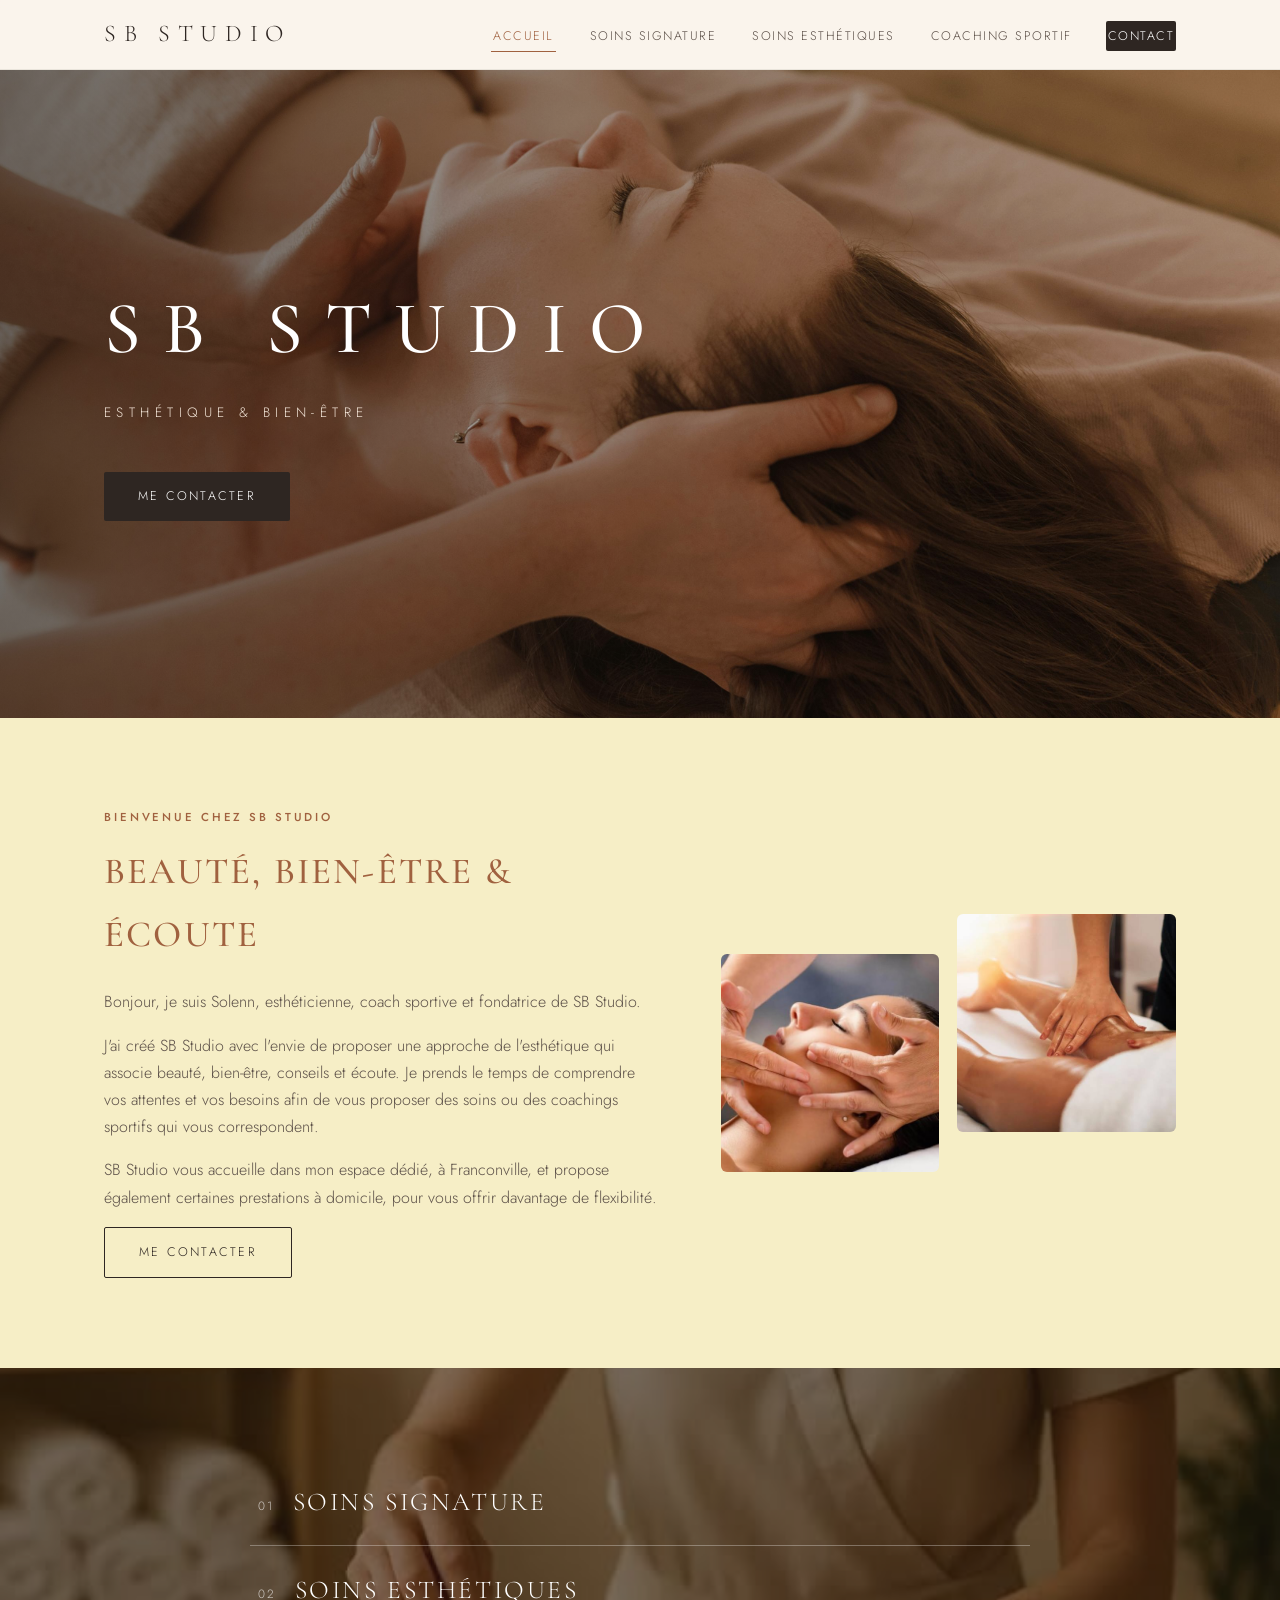
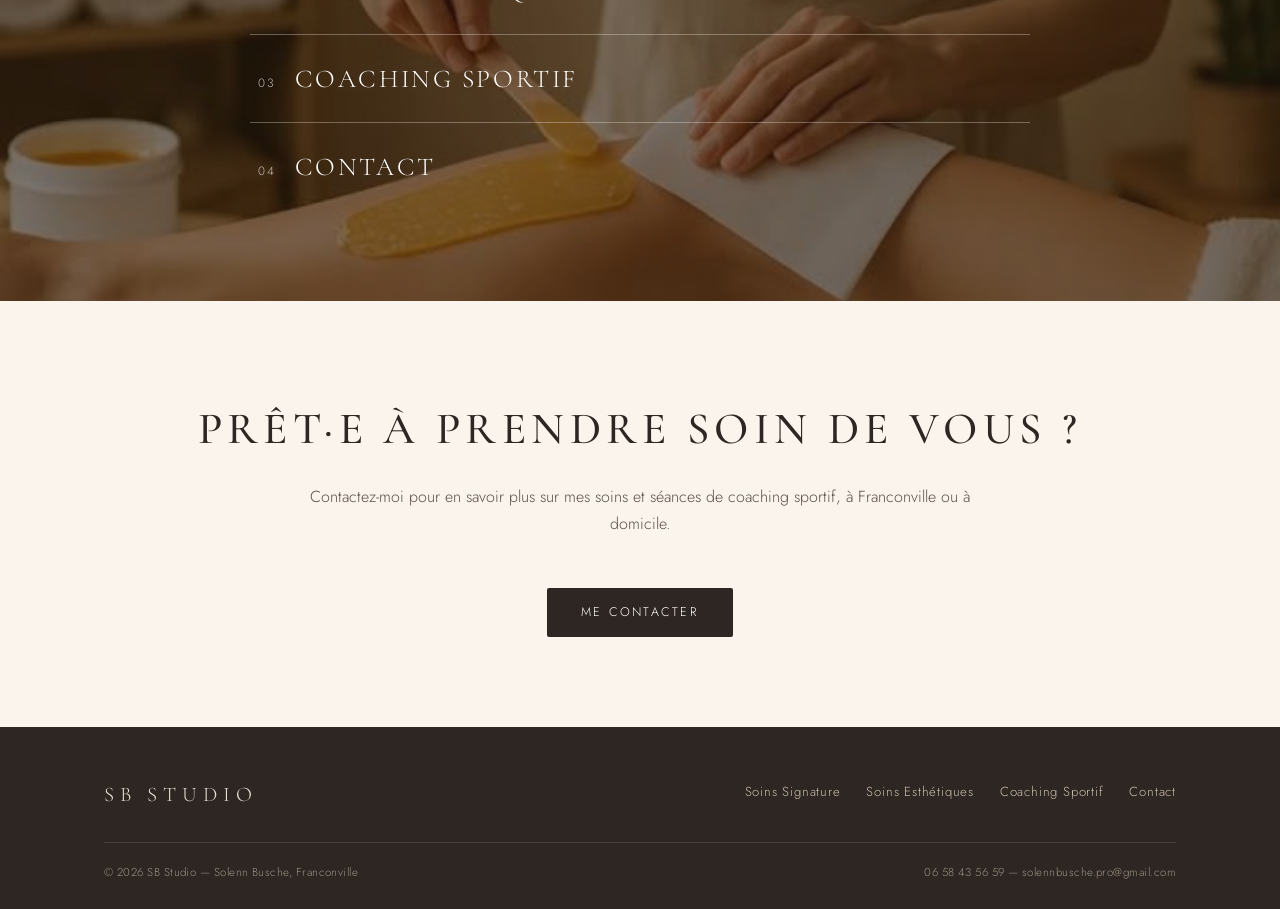
<file: index.html>
<!DOCTYPE html>
<html lang="fr">
<head>
<meta charset="UTF-8">
<meta name="viewport" content="width=device-width, initial-scale=1.0">
<title>SB Studio — Esthétique & Bien-être à Franconville</title>
<meta name="description" content="SB Studio, l'espace esthétique et bien-être de Solenn à Franconville : soins signature, épilations, soins des mains et pieds, coaching sportif.">
<link rel="stylesheet" href="css/style.css">
</head>
<body>

<header class="site-header">
  <nav class="nav">
    <a href="index.html" class="logo">SB Studio</a>
    <ul class="nav-links">
      <li><a href="index.html" class="active">Accueil</a></li>
      <li><a href="soins-signature.html">Soins Signature</a></li>
      <li><a href="soins-esthetiques.html">Soins Esthétiques</a></li>
      <li><a href="coaching-sportif.html">Coaching Sportif</a></li>
      <li><a href="contact.html" class="nav-cta">Contact</a></li>
    </ul>
    <button class="nav-toggle" aria-label="Menu">☰</button>
  </nav>
</header>

<section class="hero" style="background-image:url('img/hero-kobido.jpg');">
  <div class="hero-content">
    <h1>SB Studio</h1>
    <p class="eyebrow-light">Esthétique &amp; Bien-être</p>
    <a href="contact.html" class="btn">Me contacter</a>
  </div>
</section>

<section class="section bg-yellow">
  <div class="container welcome">
    <div class="welcome-text">
      <span class="eyebrow">Bienvenue chez SB Studio</span>
      <h2>Beauté, bien-être &amp; écoute</h2>
      <p>Bonjour, je suis Solenn, esthéticienne, coach sportive et fondatrice de SB Studio.</p>
      <p>J'ai créé SB Studio avec l'envie de proposer une approche de l'esthétique qui associe beauté, bien-être, conseils et écoute. Je prends le temps de comprendre vos attentes et vos besoins afin de vous proposer des soins ou des coachings sportifs qui vous correspondent.</p>
      <p>SB Studio vous accueille dans mon espace dédié, à Franconville, et propose également certaines prestations à domicile, pour vous offrir davantage de flexibilité.</p>
      <a href="contact.html" class="btn btn-outline">Me contacter</a>
    </div>
    <div class="welcome-images">
      <img src="img/bienvenue-visage.jpg" alt="Massage du visage - SB Studio">
      <img src="img/bienvenue-jambes.jpg" alt="Soin des jambes - SB Studio">
    </div>
  </div>
</section>

<section class="tiles-banner" style="background-image:url('img/epilation-bandeau.jpg');">
  <div class="tiles">
    <a href="soins-signature.html"><span><span class="num">01</span>Soins Signature</span></a>
    <a href="soins-esthetiques.html"><span><span class="num">02</span>Soins Esthétiques</span></a>
    <a href="coaching-sportif.html"><span><span class="num">03</span>Coaching Sportif</span></a>
    <a href="contact.html"><span><span class="num">04</span>Contact</span></a>
  </div>
</section>

<section class="section bg-cream text-center">
  <div class="container">
    <h2 class="section-title">Prêt·e à prendre soin de vous ?</h2>
    <p class="lead">Contactez-moi pour en savoir plus sur mes soins et séances de coaching sportif, à Franconville ou à domicile.</p>
    <a href="contact.html" class="btn">Me contacter</a>
  </div>
</section>

<footer class="site-footer">
  <div class="container">
    <div class="footer-inner">
      <div class="footer-logo">SB Studio</div>
      <ul class="footer-links">
        <li><a href="soins-signature.html">Soins Signature</a></li>
        <li><a href="soins-esthetiques.html">Soins Esthétiques</a></li>
        <li><a href="coaching-sportif.html">Coaching Sportif</a></li>
        <li><a href="contact.html">Contact</a></li>
      </ul>
    </div>
    <div class="footer-bottom">
      <span>&copy; 2026 SB Studio — Solenn Busche, Franconville</span>
      <span>06 58 43 56 59 — solennbusche.pro@gmail.com</span>
    </div>
  </div>
</footer>

<script src="js/main.js"></script>
</body>
</html>
</file>
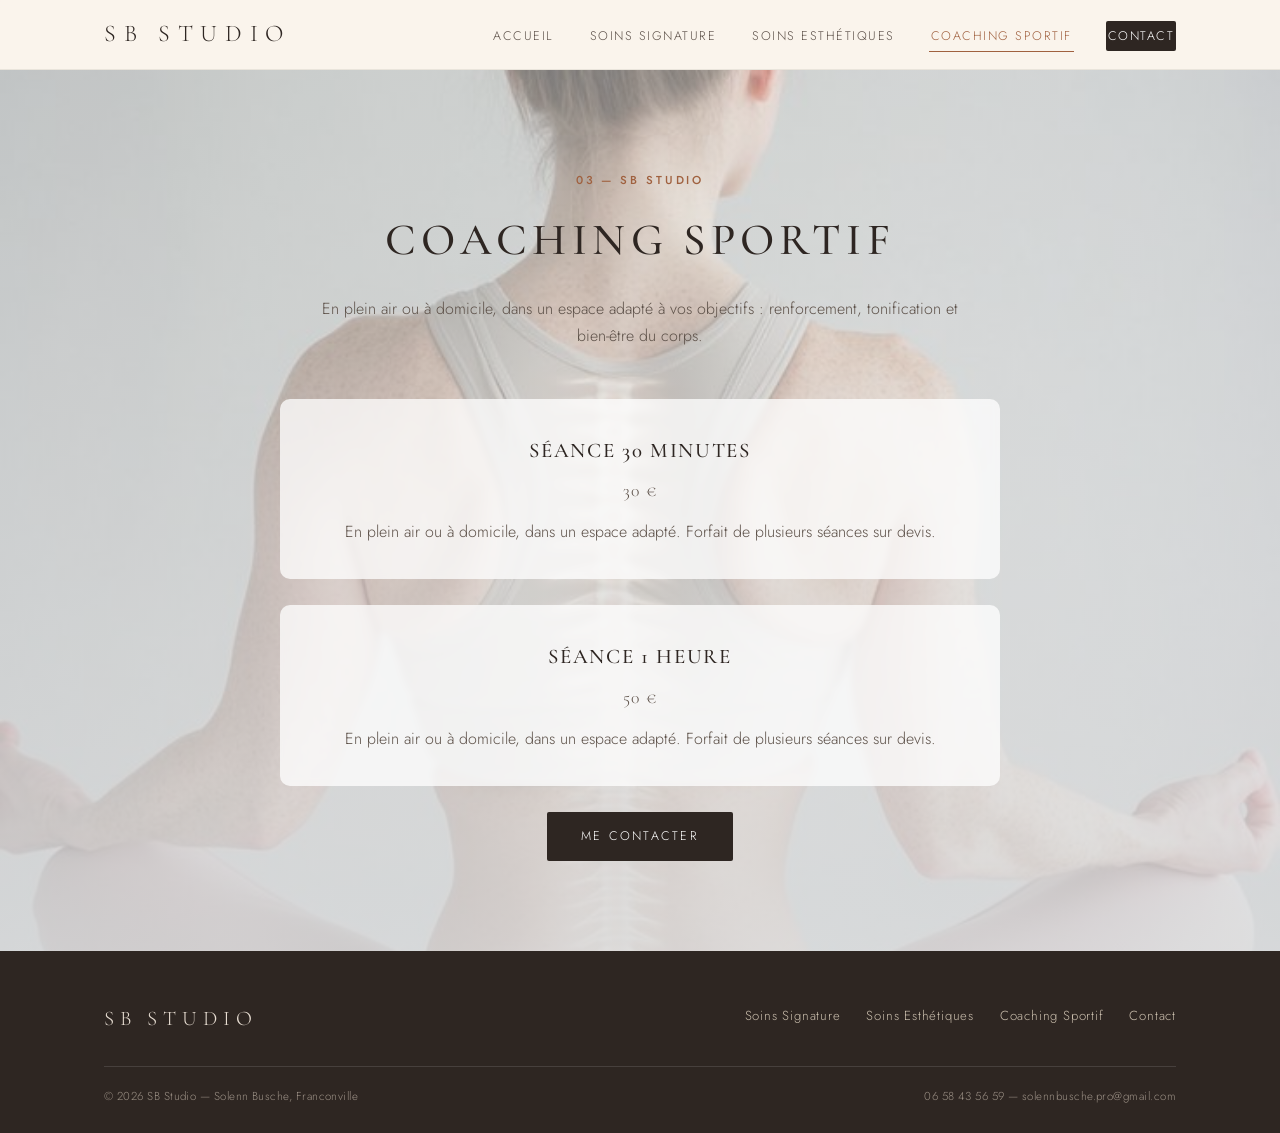
<file: coaching-sportif.html>
<!DOCTYPE html>
<html lang="fr">
<head>
<meta charset="UTF-8">
<meta name="viewport" content="width=device-width, initial-scale=1.0">
<title>Coaching Sportif — SB Studio</title>
<meta name="description" content="Séances de coaching sportif individuel avec Solenn, en plein air ou à domicile, à Franconville.">
<link rel="stylesheet" href="css/style.css">
</head>
<body>

<header class="site-header">
  <nav class="nav">
    <a href="index.html" class="logo">SB Studio</a>
    <ul class="nav-links">
      <li><a href="index.html">Accueil</a></li>
      <li><a href="soins-signature.html">Soins Signature</a></li>
      <li><a href="soins-esthetiques.html">Soins Esthétiques</a></li>
      <li><a href="coaching-sportif.html" class="active">Coaching Sportif</a></li>
      <li><a href="contact.html" class="nav-cta">Contact</a></li>
    </ul>
    <button class="nav-toggle" aria-label="Menu">☰</button>
  </nav>
</header>

<section class="coaching-banner" style="background-image:url('img/coaching-sportif.jpg');">
  <div class="section coaching-inner">
    <p class="eyebrow">03 — SB Studio</p>
    <h1 class="section-title">Coaching Sportif</h1>
    <p class="lead">En plein air ou à domicile, dans un espace adapté à vos objectifs : renforcement, tonification et bien-être du corps.</p>

    <div class="coaching-card">
      <h3>Séance 30 minutes</h3>
      <p class="soin-price">30 €</p>
      <p>En plein air ou à domicile, dans un espace adapté. Forfait de plusieurs séances sur devis.</p>
    </div>

    <div class="coaching-card">
      <h3>Séance 1 heure</h3>
      <p class="soin-price">50 €</p>
      <p>En plein air ou à domicile, dans un espace adapté. Forfait de plusieurs séances sur devis.</p>
    </div>

    <a href="contact.html" class="btn">Me contacter</a>
  </div>
</section>

<footer class="site-footer">
  <div class="container">
    <div class="footer-inner">
      <div class="footer-logo">SB Studio</div>
      <ul class="footer-links">
        <li><a href="soins-signature.html">Soins Signature</a></li>
        <li><a href="soins-esthetiques.html">Soins Esthétiques</a></li>
        <li><a href="coaching-sportif.html">Coaching Sportif</a></li>
        <li><a href="contact.html">Contact</a></li>
      </ul>
    </div>
    <div class="footer-bottom">
      <span>&copy; 2026 SB Studio — Solenn Busche, Franconville</span>
      <span>06 58 43 56 59 — solennbusche.pro@gmail.com</span>
    </div>
  </div>
</footer>

<script src="js/main.js"></script>
</body>
</html>
</file>
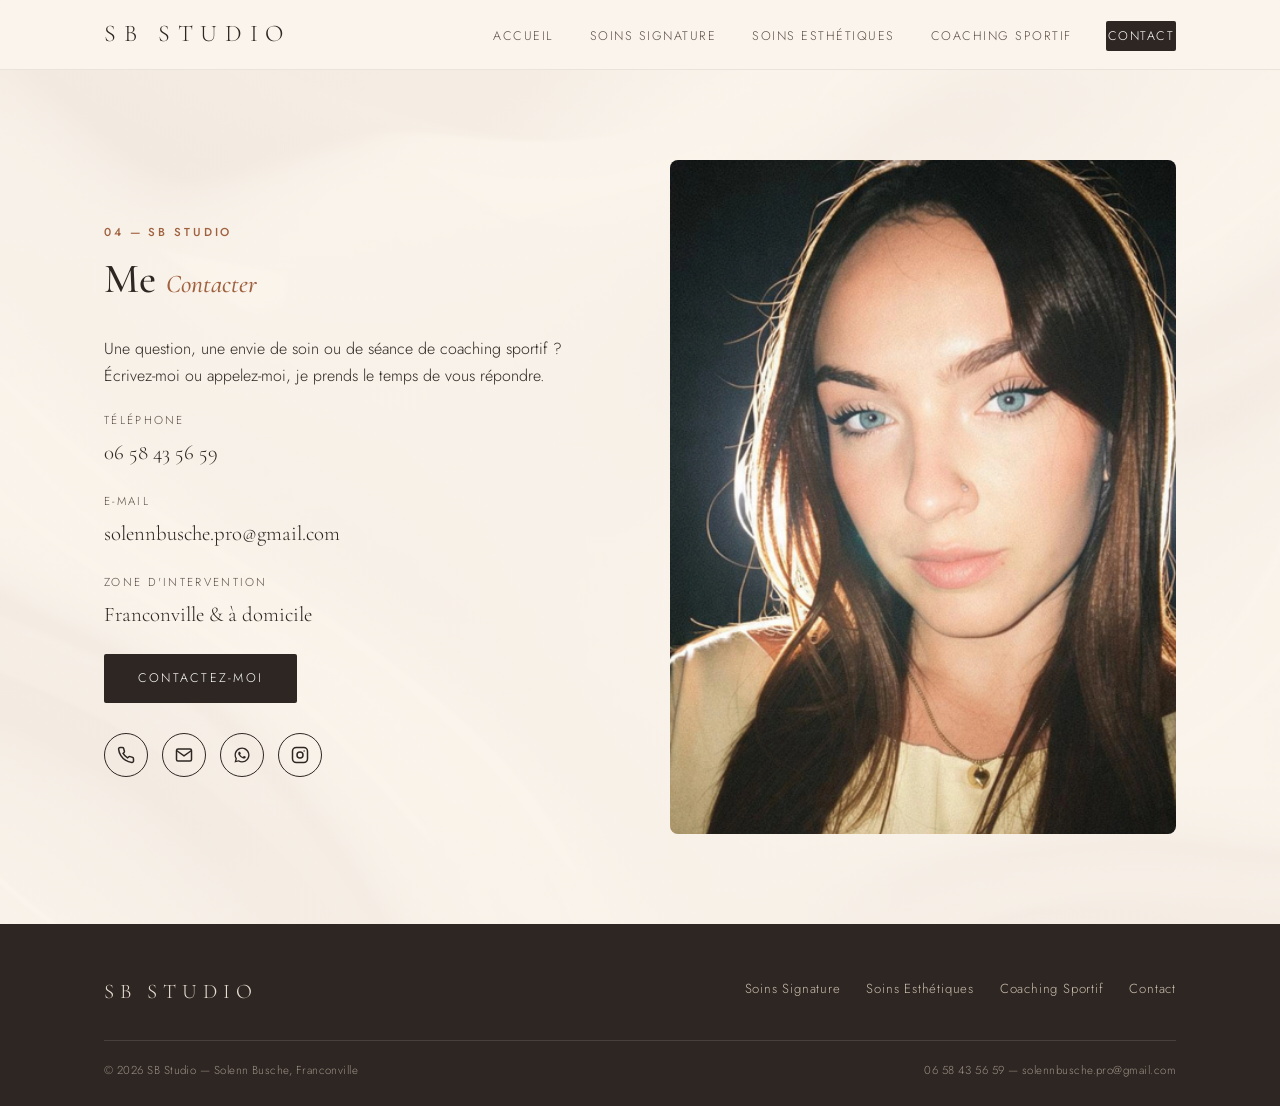
<file: contact.html>
<!DOCTYPE html>
<html lang="fr">
<head>
<meta charset="UTF-8">
<meta name="viewport" content="width=device-width, initial-scale=1.0">
<title>Contact — SB Studio</title>
<meta name="description" content="Contactez Solenn, SB Studio, par téléphone ou e-mail, à Franconville.">
<link rel="stylesheet" href="css/style.css">
</head>
<body>

<header class="site-header">
  <nav class="nav">
    <a href="index.html" class="logo">SB Studio</a>
    <ul class="nav-links">
      <li><a href="index.html">Accueil</a></li>
      <li><a href="soins-signature.html">Soins Signature</a></li>
      <li><a href="soins-esthetiques.html">Soins Esthétiques</a></li>
      <li><a href="coaching-sportif.html">Coaching Sportif</a></li>
      <li><a href="contact.html" class="nav-cta active">Contact</a></li>
    </ul>
    <button class="nav-toggle" aria-label="Menu">☰</button>
  </nav>
</header>

<section class="section bg-cream" style="background-image:linear-gradient(0deg, rgba(250,244,236,.94), rgba(250,244,236,.94)), url('img/texture-creme.jpg'); background-size:cover; background-position:center;">
  <div class="container contact-wrap">

    <div class="contact-info">
      <span class="eyebrow">04 — SB Studio</span>
      <h2>Me <span class="serif-script">Contacter</span></h2>
      <p>Une question, une envie de soin ou de séance de coaching sportif ? Écrivez-moi ou appelez-moi, je prends le temps de vous répondre.</p>

      <div class="contact-line">
        <span class="label">Téléphone</span>
        <a href="tel:+33658435659">06 58 43 56 59</a>
      </div>

      <div class="contact-line">
        <span class="label">E-mail</span>
        <a href="mailto:solennbusche.pro@gmail.com">solennbusche.pro@gmail.com</a>
      </div>

      <div class="contact-line">
        <span class="label">Zone d'intervention</span>
        <span class="value">Franconville &amp; à domicile</span>
      </div>

      <a href="tel:+33658435659" class="btn">Contactez-moi</a>

      <div class="social-row">
        <a href="tel:+33658435659" aria-label="Téléphone" title="Téléphone">
          <svg width="18" height="18" viewBox="0 0 24 24" fill="none" stroke="currentColor" stroke-width="2"><path d="M22 16.92v3a2 2 0 0 1-2.18 2 19.79 19.79 0 0 1-8.63-3.07 19.5 19.5 0 0 1-6-6 19.79 19.79 0 0 1-3.07-8.67A2 2 0 0 1 4.11 2h3a2 2 0 0 1 2 1.72c.127.96.361 1.903.7 2.81a2 2 0 0 1-.45 2.11L8.09 9.91a16 16 0 0 0 6 6l1.27-1.27a2 2 0 0 1 2.11-.45c.907.339 1.85.573 2.81.7A2 2 0 0 1 22 16.92z"/></svg>
        </a>
        <a href="mailto:solennbusche.pro@gmail.com" aria-label="E-mail" title="E-mail">
          <svg width="18" height="18" viewBox="0 0 24 24" fill="none" stroke="currentColor" stroke-width="2"><rect x="2" y="4" width="20" height="16" rx="2"/><path d="m22 6-10 7L2 6"/></svg>
        </a>
        <a href="https://wa.me/33658435659" target="_blank" rel="noopener" aria-label="WhatsApp" title="WhatsApp">
          <svg width="18" height="18" viewBox="0 0 24 24" fill="currentColor"><path d="M12.04 2c-5.52 0-10 4.48-10 10 0 1.76.46 3.48 1.34 5L2 22l5.14-1.35A9.96 9.96 0 0 0 12.04 22c5.52 0 10-4.48 10-10s-4.48-10-10-10zm0 18.2a8.2 8.2 0 0 1-4.17-1.14l-.3-.18-3.1.81.83-3.02-.2-.31a8.19 8.19 0 1 1 6.94 3.84zm4.52-6.08c-.25-.12-1.47-.72-1.7-.81-.23-.08-.39-.12-.56.13-.17.25-.64.81-.78.97-.14.17-.29.19-.54.06-.25-.12-1.04-.38-1.98-1.21-.73-.65-1.23-1.46-1.37-1.71-.14-.25-.02-.38.11-.5.11-.11.25-.29.37-.43.12-.14.17-.25.25-.41.08-.17.04-.31-.02-.43-.06-.12-.56-1.35-.77-1.85-.2-.48-.41-.42-.56-.43h-.48c-.17 0-.43.06-.66.31-.23.25-.86.84-.86 2.04 0 1.2.88 2.36 1 2.52.12.17 1.73 2.64 4.19 3.7.59.25 1.04.4 1.4.52.59.19 1.12.16 1.54.1.47-.07 1.47-.6 1.67-1.18.21-.58.21-1.08.15-1.18-.06-.1-.23-.17-.48-.29z"/></svg>
        </a>
        <a href="https://instagram.com" target="_blank" rel="noopener" aria-label="Instagram" title="Instagram">
          <svg width="18" height="18" viewBox="0 0 24 24" fill="none" stroke="currentColor" stroke-width="2"><rect x="2" y="2" width="20" height="20" rx="5"/><circle cx="12" cy="12" r="4"/><circle cx="17.5" cy="6.5" r="1" fill="currentColor" stroke="none"/></svg>
        </a>
      </div>
    </div>

    <div class="contact-photo">
      <img src="img/solenn-portrait.jpg" alt="Solenn, fondatrice de SB Studio">
    </div>

  </div>
</section>

<footer class="site-footer">
  <div class="container">
    <div class="footer-inner">
      <div class="footer-logo">SB Studio</div>
      <ul class="footer-links">
        <li><a href="soins-signature.html">Soins Signature</a></li>
        <li><a href="soins-esthetiques.html">Soins Esthétiques</a></li>
        <li><a href="coaching-sportif.html">Coaching Sportif</a></li>
        <li><a href="contact.html">Contact</a></li>
      </ul>
    </div>
    <div class="footer-bottom">
      <span>&copy; 2026 SB Studio — Solenn Busche, Franconville</span>
      <span>06 58 43 56 59 — solennbusche.pro@gmail.com</span>
    </div>
  </div>
</footer>

<script src="js/main.js"></script>
</body>
</html>
</file>
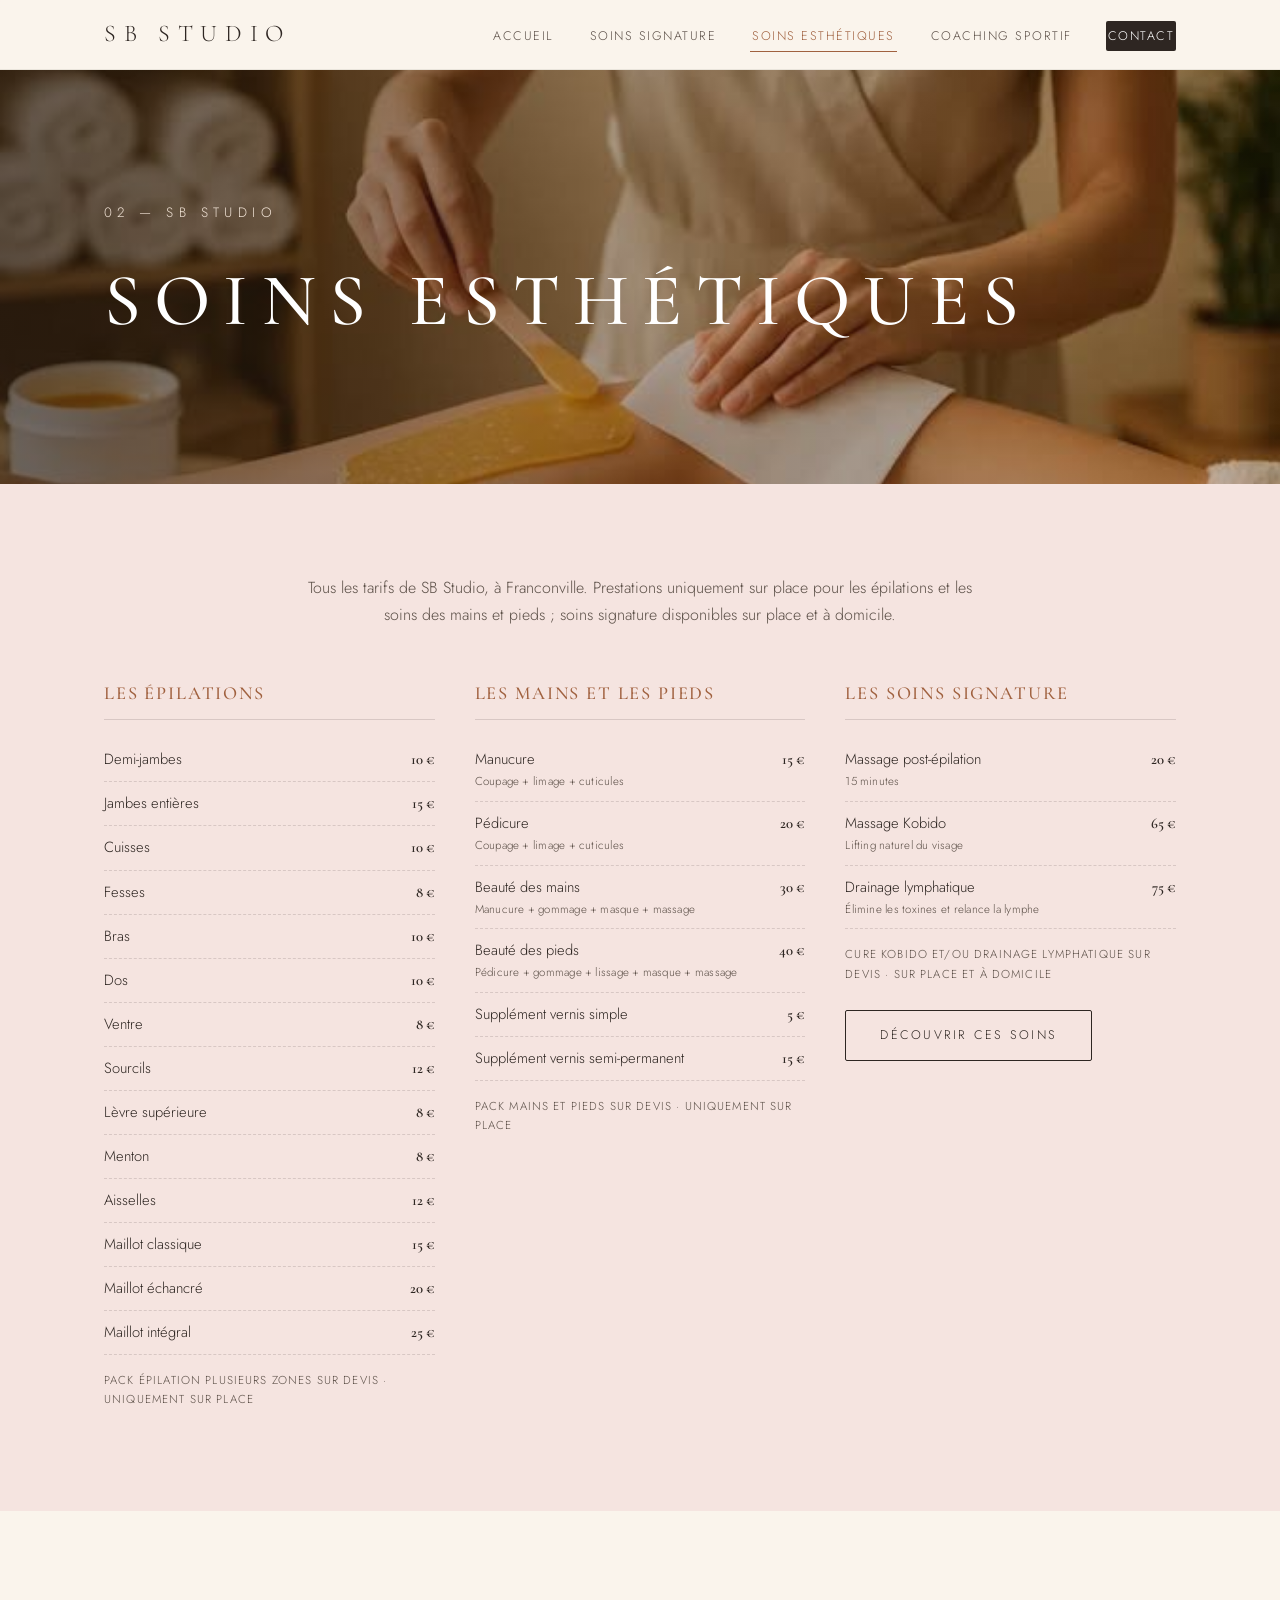
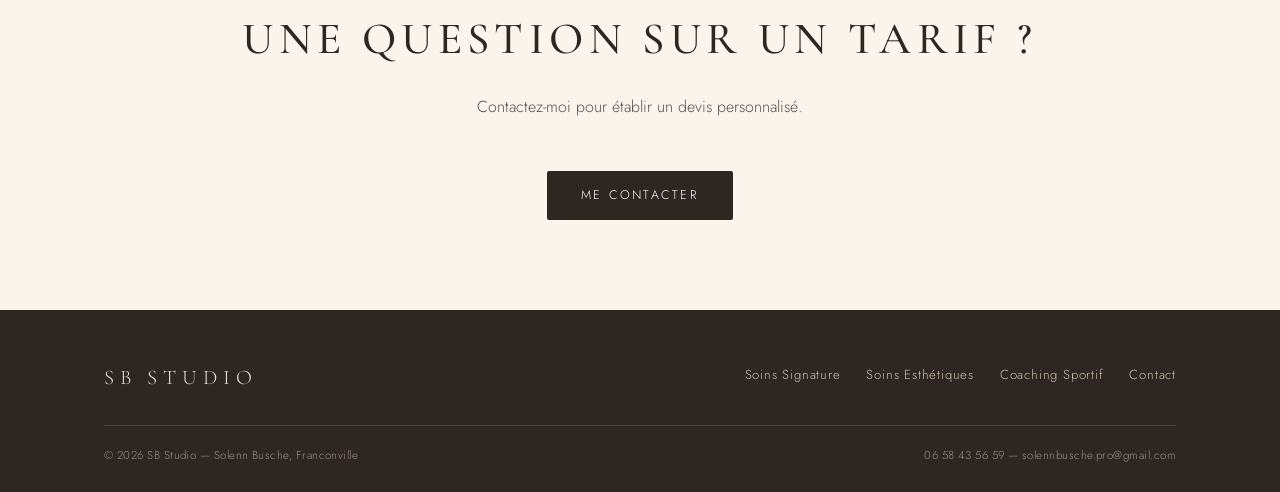
<file: soins-esthetiques.html>
<!DOCTYPE html>
<html lang="fr">
<head>
<meta charset="UTF-8">
<meta name="viewport" content="width=device-width, initial-scale=1.0">
<title>Soins Esthétiques & Tarifs — SB Studio</title>
<meta name="description" content="Tarifs des épilations, soins des mains et des pieds, et soins signature de SB Studio à Franconville.">
<link rel="stylesheet" href="css/style.css">
</head>
<body>

<header class="site-header">
  <nav class="nav">
    <a href="index.html" class="logo">SB Studio</a>
    <ul class="nav-links">
      <li><a href="index.html">Accueil</a></li>
      <li><a href="soins-signature.html">Soins Signature</a></li>
      <li><a href="soins-esthetiques.html" class="active">Soins Esthétiques</a></li>
      <li><a href="coaching-sportif.html">Coaching Sportif</a></li>
      <li><a href="contact.html" class="nav-cta">Contact</a></li>
    </ul>
    <button class="nav-toggle" aria-label="Menu">☰</button>
  </nav>
</header>

<section class="hero page-hero" style="background-image:url('img/epilation-bandeau.jpg');">
  <div class="hero-content">
    <p class="eyebrow-light">02 — SB Studio</p>
    <h1>Soins Esthétiques</h1>
  </div>
</section>

<section class="section bg-pink">
  <div class="container">
    <p class="lead">Tous les tarifs de SB Studio, à Franconville. Prestations uniquement sur place pour les épilations et les soins des mains et pieds ; soins signature disponibles sur place et à domicile.</p>

    <div class="price-grid">

      <div class="price-block">
        <h3>Les épilations</h3>
        <div class="price-row"><span class="label">Demi-jambes</span><span class="amount">10 €</span></div>
        <div class="price-row"><span class="label">Jambes entières</span><span class="amount">15 €</span></div>
        <div class="price-row"><span class="label">Cuisses</span><span class="amount">10 €</span></div>
        <div class="price-row"><span class="label">Fesses</span><span class="amount">8 €</span></div>
        <div class="price-row"><span class="label">Bras</span><span class="amount">10 €</span></div>
        <div class="price-row"><span class="label">Dos</span><span class="amount">10 €</span></div>
        <div class="price-row"><span class="label">Ventre</span><span class="amount">8 €</span></div>
        <div class="price-row"><span class="label">Sourcils</span><span class="amount">12 €</span></div>
        <div class="price-row"><span class="label">Lèvre supérieure</span><span class="amount">8 €</span></div>
        <div class="price-row"><span class="label">Menton</span><span class="amount">8 €</span></div>
        <div class="price-row"><span class="label">Aisselles</span><span class="amount">12 €</span></div>
        <div class="price-row"><span class="label">Maillot classique</span><span class="amount">15 €</span></div>
        <div class="price-row"><span class="label">Maillot échancré</span><span class="amount">20 €</span></div>
        <div class="price-row"><span class="label">Maillot intégral</span><span class="amount">25 €</span></div>
        <p class="price-note">Pack épilation plusieurs zones sur devis · Uniquement sur place</p>
      </div>

      <div class="price-block">
        <h3>Les mains et les pieds</h3>
        <div class="price-row"><span class="label">Manucure<span class="sub">Coupage + limage + cuticules</span></span><span class="amount">15 €</span></div>
        <div class="price-row"><span class="label">Pédicure<span class="sub">Coupage + limage + cuticules</span></span><span class="amount">20 €</span></div>
        <div class="price-row"><span class="label">Beauté des mains<span class="sub">Manucure + gommage + masque + massage</span></span><span class="amount">30 €</span></div>
        <div class="price-row"><span class="label">Beauté des pieds<span class="sub">Pédicure + gommage + lissage + masque + massage</span></span><span class="amount">40 €</span></div>
        <div class="price-row"><span class="label">Supplément vernis simple</span><span class="amount">5 €</span></div>
        <div class="price-row"><span class="label">Supplément vernis semi-permanent</span><span class="amount">15 €</span></div>
        <p class="price-note">Pack mains et pieds sur devis · Uniquement sur place</p>
      </div>

      <div class="price-block">
        <h3>Les soins signature</h3>
        <div class="price-row"><span class="label">Massage post-épilation<span class="sub">15 minutes</span></span><span class="amount">20 €</span></div>
        <div class="price-row"><span class="label">Massage Kobido<span class="sub">Lifting naturel du visage</span></span><span class="amount">65 €</span></div>
        <div class="price-row"><span class="label">Drainage lymphatique<span class="sub">Élimine les toxines et relance la lymphe</span></span><span class="amount">75 €</span></div>
        <p class="price-note">Cure Kobido et/ou drainage lymphatique sur devis · Sur place et à domicile</p>
        <a href="soins-signature.html" class="btn btn-outline" style="margin-top:14px;">Découvrir ces soins</a>
      </div>

    </div>
  </div>
</section>

<section class="section bg-cream text-center">
  <div class="container">
    <h2 class="section-title">Une question sur un tarif ?</h2>
    <p class="lead">Contactez-moi pour établir un devis personnalisé.</p>
    <a href="contact.html" class="btn">Me contacter</a>
  </div>
</section>

<footer class="site-footer">
  <div class="container">
    <div class="footer-inner">
      <div class="footer-logo">SB Studio</div>
      <ul class="footer-links">
        <li><a href="soins-signature.html">Soins Signature</a></li>
        <li><a href="soins-esthetiques.html">Soins Esthétiques</a></li>
        <li><a href="coaching-sportif.html">Coaching Sportif</a></li>
        <li><a href="contact.html">Contact</a></li>
      </ul>
    </div>
    <div class="footer-bottom">
      <span>&copy; 2026 SB Studio — Solenn Busche, Franconville</span>
      <span>06 58 43 56 59 — solennbusche.pro@gmail.com</span>
    </div>
  </div>
</footer>

<script src="js/main.js"></script>
</body>
</html>
</file>
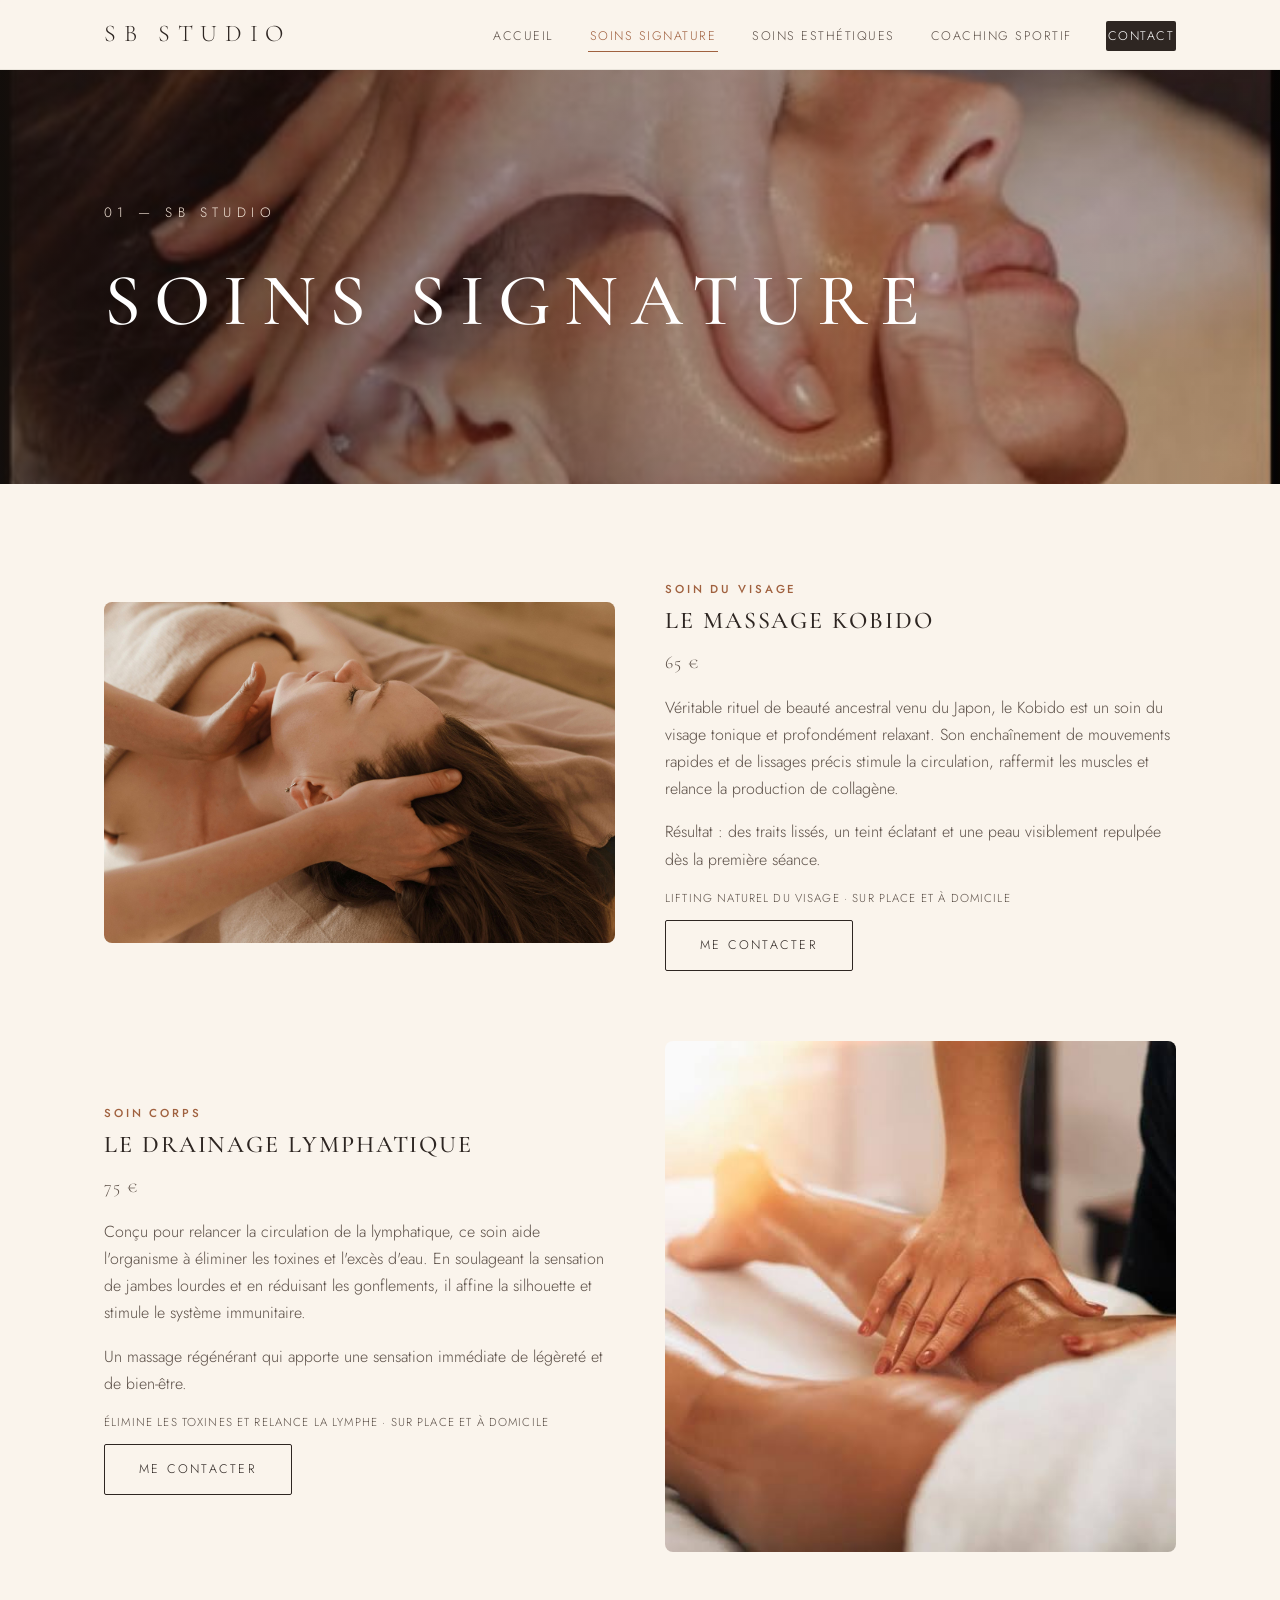
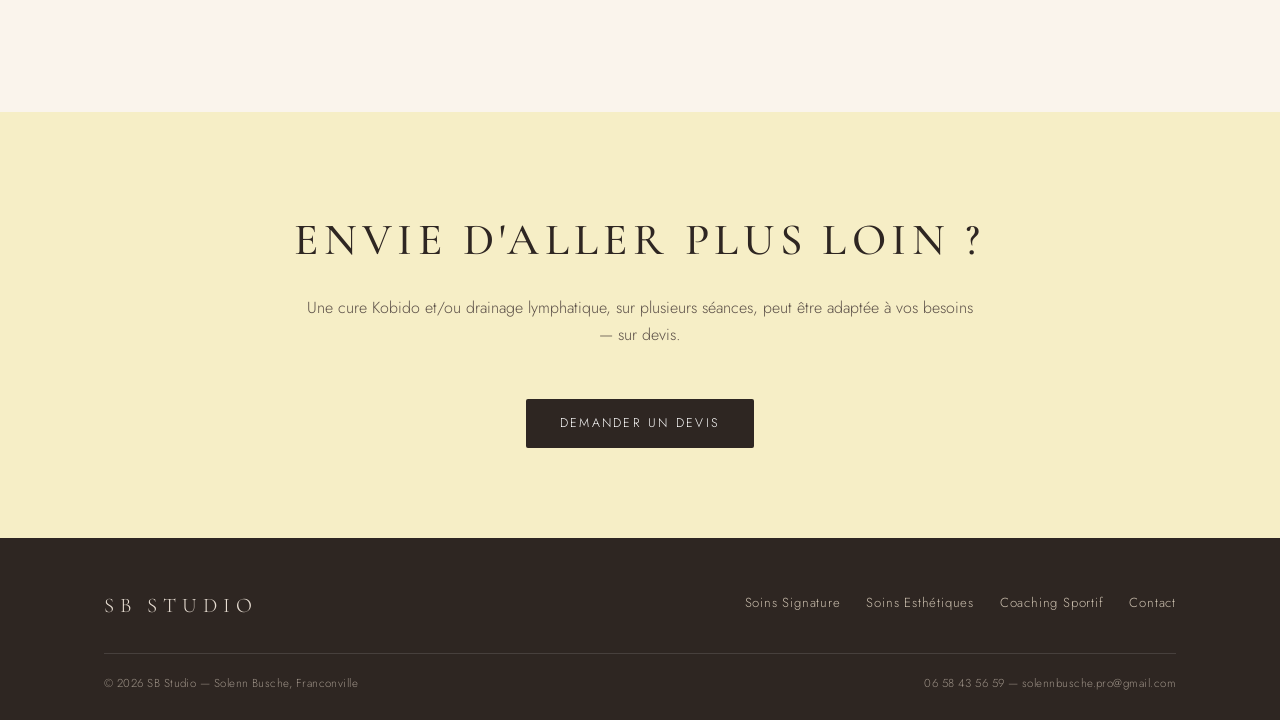
<file: soins-signature.html>
<!DOCTYPE html>
<html lang="fr">
<head>
<meta charset="UTF-8">
<meta name="viewport" content="width=device-width, initial-scale=1.0">
<title>Soins Signature — SB Studio</title>
<meta name="description" content="Découvrez le Massage Kobido et le Drainage Lymphatique, les soins signature de SB Studio à Franconville.">
<link rel="stylesheet" href="css/style.css">
</head>
<body>

<header class="site-header">
  <nav class="nav">
    <a href="index.html" class="logo">SB Studio</a>
    <ul class="nav-links">
      <li><a href="index.html">Accueil</a></li>
      <li><a href="soins-signature.html" class="active">Soins Signature</a></li>
      <li><a href="soins-esthetiques.html">Soins Esthétiques</a></li>
      <li><a href="coaching-sportif.html">Coaching Sportif</a></li>
      <li><a href="contact.html" class="nav-cta">Contact</a></li>
    </ul>
    <button class="nav-toggle" aria-label="Menu">☰</button>
  </nav>
</header>

<section class="hero page-hero" style="background-image:url('img/kobido-detail.jpg');">
  <div class="hero-content">
    <p class="eyebrow-light">01 — SB Studio</p>
    <h1>Soins Signature</h1>
  </div>
</section>

<section class="section bg-cream">
  <div class="container">

    <div class="soin">
      <div class="soin-img">
        <img src="img/hero-kobido.jpg" alt="Massage Kobido - SB Studio">
      </div>
      <div class="soin-text">
        <span class="eyebrow">Soin du visage</span>
        <h3>Le Massage Kobido</h3>
        <p class="soin-price">65 €</p>
        <p>Véritable rituel de beauté ancestral venu du Japon, le Kobido est un soin du visage tonique et profondément relaxant. Son enchaînement de mouvements rapides et de lissages précis stimule la circulation, raffermit les muscles et relance la production de collagène.</p>
        <p>Résultat : des traits lissés, un teint éclatant et une peau visiblement repulpée dès la première séance.</p>
        <p class="price-note">Lifting naturel du visage · Sur place et à domicile</p>
        <a href="contact.html" class="btn btn-outline">Me contacter</a>
      </div>
    </div>

    <div class="soin">
      <div class="soin-img">
        <img src="img/bienvenue-jambes.jpg" alt="Drainage lymphatique - SB Studio">
      </div>
      <div class="soin-text">
        <span class="eyebrow">Soin corps</span>
        <h3>Le Drainage Lymphatique</h3>
        <p class="soin-price">75 €</p>
        <p>Conçu pour relancer la circulation de la lymphatique, ce soin aide l'organisme à éliminer les toxines et l'excès d'eau. En soulageant la sensation de jambes lourdes et en réduisant les gonflements, il affine la silhouette et stimule le système immunitaire.</p>
        <p>Un massage régénérant qui apporte une sensation immédiate de légèreté et de bien-être.</p>
        <p class="price-note">Élimine les toxines et relance la lymphe · Sur place et à domicile</p>
        <a href="contact.html" class="btn btn-outline">Me contacter</a>
      </div>
    </div>

  </div>
</section>

<section class="section bg-yellow text-center">
  <div class="container">
    <h2 class="section-title">Envie d'aller plus loin ?</h2>
    <p class="lead">Une cure Kobido et/ou drainage lymphatique, sur plusieurs séances, peut être adaptée à vos besoins — sur devis.</p>
    <a href="contact.html" class="btn">Demander un devis</a>
  </div>
</section>

<footer class="site-footer">
  <div class="container">
    <div class="footer-inner">
      <div class="footer-logo">SB Studio</div>
      <ul class="footer-links">
        <li><a href="soins-signature.html">Soins Signature</a></li>
        <li><a href="soins-esthetiques.html">Soins Esthétiques</a></li>
        <li><a href="coaching-sportif.html">Coaching Sportif</a></li>
        <li><a href="contact.html">Contact</a></li>
      </ul>
    </div>
    <div class="footer-bottom">
      <span>&copy; 2026 SB Studio — Solenn Busche, Franconville</span>
      <span>06 58 43 56 59 — solennbusche.pro@gmail.com</span>
    </div>
  </div>
</footer>

<script src="js/main.js"></script>
</body>
</html>
</file>
<file: css/style.css>
/* ===== SB STUDIO — Esthétique & Bien-être ===== */

@import url('https://fonts.googleapis.com/css2?family=Cormorant+Garamond:ital,wght@0,400;0,500;0,600;1,400&family=Jost:wght@300;400;500;600&display=swap');

:root{
  --cream:        #faf4ec;
  --cream-dark:   #f1e6d8;
  --yellow:       #f6eec6;
  --pink:         #f5e4e0;
  --grey:         #d9dadb;
  --ink:          #2e2622;
  --ink-soft:     #5c5048;
  --terracotta:   #bf7a5c;
  --terracotta-dark: #a0613f;
  --white:        #ffffff;

  --serif: 'Cormorant Garamond', Georgia, serif;
  --sans: 'Jost', 'Helvetica Neue', Arial, sans-serif;
}

*,*::before,*::after{ box-sizing: border-box; }
html{ scroll-behavior: smooth; }
body{
  margin:0;
  font-family: var(--sans);
  color: var(--ink);
  background: var(--cream);
  font-weight: 300;
  line-height: 1.7;
}
img{ max-width:100%; display:block; }
a{ color:inherit; text-decoration:none; }
ul{ list-style:none; margin:0; padding:0; }

.container{
  max-width: 1120px;
  margin: 0 auto;
  padding: 0 24px;
}

h1,h2,h3,.serif{ font-family: var(--serif); font-weight:500; margin:0; }

.eyebrow{
  font-family: var(--sans);
  letter-spacing: .25em;
  font-size: .72rem;
  text-transform: uppercase;
  color: var(--terracotta-dark);
  font-weight: 500;
}

.section-title{
  font-size: clamp(2rem, 4vw, 2.8rem);
  letter-spacing: .12em;
  text-transform: uppercase;
  text-align:center;
  margin-bottom: 16px;
}
.section-title u{
  text-decoration: none;
  border-bottom: 2px solid var(--terracotta);
  padding-bottom: 4px;
}

.btn{
  display:inline-block;
  padding: 14px 34px;
  background: var(--ink);
  color: var(--white);
  font-size: .78rem;
  letter-spacing: .18em;
  text-transform: uppercase;
  border-radius: 2px;
  transition: background .25s ease, transform .25s ease;
  border: none;
  cursor: pointer;
}
.btn:hover{ background: var(--terracotta-dark); transform: translateY(-2px); }
.btn-outline{
  background: transparent;
  border: 1px solid var(--ink);
  color: var(--ink);
}
.btn-outline:hover{ background: var(--ink); color: var(--white); }

/* ===== HEADER ===== */
.site-header{
  position: sticky;
  top:0;
  z-index: 50;
  background: rgba(250,244,236,.92);
  backdrop-filter: blur(6px);
  border-bottom: 1px solid rgba(46,38,34,.08);
}
.nav{
  display:flex;
  align-items:center;
  justify-content: space-between;
  padding: 14px 24px;
  max-width: 1120px;
  margin: 0 auto;
}
.logo{
  font-family: var(--serif);
  font-size: 1.5rem;
  letter-spacing: .32em;
  text-transform: uppercase;
}
.nav-links{
  display:flex;
  gap: 32px;
  align-items:center;
}
.nav-links a{
  font-size: .78rem;
  letter-spacing: .12em;
  text-transform: uppercase;
  color: var(--ink-soft);
  padding: 6px 2px;
  border-bottom: 1px solid transparent;
  transition: color .2s, border-color .2s;
}
.nav-links a:hover,
.nav-links a.active{
  color: var(--terracotta-dark);
  border-color: var(--terracotta-dark);
}
.nav-cta{
  background: var(--ink);
  color: var(--white) !important;
  padding: 10px 22px;
  border-radius: 2px;
  border-bottom: none !important;
}
.nav-cta:hover{ background: var(--terracotta-dark); color:#fff !important; }

.nav-toggle{
  display:none;
  background:none;
  border:none;
  font-size: 1.6rem;
  cursor:pointer;
  color: var(--ink);
}

@media (max-width: 860px){
  .nav-links{
    position: fixed;
    inset: 64px 0 0 0;
    background: var(--cream);
    flex-direction: column;
    justify-content: flex-start;
    padding: 36px 24px;
    gap: 22px;
    transform: translateX(100%);
    transition: transform .3s ease;
    height: calc(100vh - 64px);
  }
  .nav-links.open{ transform: translateX(0); }
  .nav-toggle{ display:block; }
}

/* ===== HERO ===== */
.hero{
  position:relative;
  min-height: 72vh;
  display:flex;
  align-items:center;
  color: #fff;
  background-size: cover;
  background-position: center;
  overflow:hidden;
}
.hero::after{
  content:"";
  position:absolute; inset:0;
  background: linear-gradient(90deg, rgba(30,22,17,.62) 0%, rgba(30,22,17,.3) 55%, rgba(30,22,17,.15) 100%);
}
.hero-content{
  position:relative;
  z-index:2;
  padding: 0 24px;
  max-width: 1120px;
  margin: 0 auto;
  width:100%;
}
.hero h1{
  font-size: clamp(2.6rem, 7vw, 4.6rem);
  letter-spacing: .3em;
  text-transform: uppercase;
}
.hero p.eyebrow-light{
  font-family: var(--sans);
  letter-spacing: .4em;
  text-transform: uppercase;
  font-size: .85rem;
  color: #f1e3d6;
  margin-top: 10px;
}
.hero .btn{ margin-top: 34px; }

.page-hero{
  min-height: 46vh;
}
.page-hero h1{ letter-spacing: .18em; }

/* ===== BIENVENUE / INTRO ===== */
.section{ padding: 90px 0; }
.bg-cream{ background: var(--cream); }
.bg-yellow{ background: var(--yellow); }
.bg-pink{ background: var(--pink); }
.bg-grey{ background: var(--grey); }

.welcome{
  display:grid;
  grid-template-columns: 1.1fr .9fr;
  gap: 60px;
  align-items:center;
}
.welcome-text .eyebrow{ display:block; margin-bottom: 14px; }
.welcome-text h2{
  font-size: clamp(1.7rem, 3vw, 2.3rem);
  color: var(--terracotta-dark);
  letter-spacing: .06em;
  text-transform: uppercase;
  margin-bottom: 22px;
}
.welcome-text p{ margin: 0 0 16px; color: var(--ink-soft); }
.welcome-images{
  display:grid;
  grid-template-columns: 1fr 1fr;
  gap: 18px;
}
.welcome-images img{
  border-radius: 6px;
  aspect-ratio: 1/1;
  object-fit: cover;
  width:100%;
}
.welcome-images img:first-child{ margin-top: 40px; }

@media (max-width: 760px){
  .welcome{ grid-template-columns: 1fr; gap: 30px; }
  .welcome-images img:first-child{ margin-top: 0; }
}

/* ===== NAV TILES (bandeau image + 4 liens) ===== */
.tiles-banner{
  position:relative;
  background-size: cover;
  background-position: center;
  padding: 90px 24px;
}
.tiles-banner::after{
  content:"";
  position:absolute; inset:0;
  background: rgba(27,20,16,.55);
}
.tiles{
  position:relative;
  z-index:2;
  max-width: 780px;
  margin: 0 auto;
}
.tiles a{
  display:flex;
  align-items:center;
  justify-content:space-between;
  color:#fff;
  padding: 22px 8px;
  border-bottom: 1px solid rgba(255,255,255,.3);
  font-family: var(--serif);
  font-size: clamp(1.1rem, 2.6vw, 1.6rem);
  letter-spacing: .1em;
  text-transform: uppercase;
  transition: padding-left .25s ease, color .25s ease;
}
.tiles a:last-child{ border-bottom:none; }
.tiles a:hover{ padding-left: 20px; color: #f3cdb6; }
.tiles a .num{
  font-family: var(--sans);
  font-size: .75rem;
  letter-spacing: .2em;
  opacity: .7;
  margin-right: 18px;
}

/* ===== SOIN CARDS (signature) ===== */
.soin{
  display:grid;
  grid-template-columns: 1fr 1fr;
  gap: 50px;
  align-items:center;
  margin-bottom: 70px;
}
.soin:nth-child(even) .soin-img{ order: 2; }
.soin-img img{
  border-radius: 8px;
  width:100%;
  object-fit: cover;
}
.soin-price{
  font-family: var(--serif);
  color: var(--terracotta-dark);
  font-size: 1.1rem;
  letter-spacing: .08em;
  margin: 6px 0 14px;
}
.soin h3{
  font-size: 1.5rem;
  letter-spacing: .08em;
  text-transform: uppercase;
}
.soin p{ color: var(--ink-soft); }

@media (max-width: 760px){
  .soin{ grid-template-columns: 1fr; gap: 24px; }
  .soin:nth-child(even) .soin-img{ order: 0; }
}

/* ===== PRICE TABLES ===== */
.price-grid{
  display:grid;
  grid-template-columns: repeat(3, 1fr);
  gap: 40px;
}
.price-block h3{
  font-size: 1.15rem;
  letter-spacing: .1em;
  text-transform: uppercase;
  color: var(--terracotta-dark);
  margin-bottom: 18px;
  padding-bottom: 10px;
  border-bottom: 1px solid rgba(46,38,34,.15);
}
.price-row{
  display:flex;
  justify-content: space-between;
  gap: 12px;
  padding: 9px 0;
  border-bottom: 1px dashed rgba(46,38,34,.15);
  font-size: .92rem;
}
.price-row .label{ color: var(--ink); }
.price-row .sub{ display:block; font-size:.72rem; color: var(--ink-soft); letter-spacing:.02em; }
.price-row .amount{ font-family: var(--serif); font-weight:600; white-space:nowrap; }
.price-note{
  margin-top: 16px;
  font-size: .72rem;
  letter-spacing: .1em;
  text-transform: uppercase;
  color: var(--ink-soft);
}

@media (max-width: 900px){
  .price-grid{ grid-template-columns: 1fr; gap: 50px; }
}

/* ===== COACHING ===== */
.coaching-banner{
  position:relative;
  background-size:cover;
  background-position: center;
}
.coaching-banner::after{
  content:"";
  position:absolute; inset:0;
  background: linear-gradient(180deg, rgba(217,218,219,.55), rgba(217,218,219,.88));
}
.coaching-inner{
  position:relative;
  z-index:2;
  max-width: 720px;
  margin: 0 auto;
  text-align:center;
}
.coaching-card{
  background: rgba(255,255,255,.75);
  border-radius: 10px;
  padding: 34px 30px;
  margin-bottom: 26px;
  backdrop-filter: blur(3px);
}
.coaching-card h3{
  font-size: 1.3rem;
  letter-spacing: .08em;
  text-transform: uppercase;
}
.coaching-card .soin-price{ margin: 8px 0 12px; }
.coaching-card p{ color: var(--ink-soft); margin:0; }

/* ===== CONTACT ===== */
.contact-wrap{
  display:grid;
  grid-template-columns: 1fr 1fr;
  gap: 60px;
  align-items:center;
}
.contact-info h2{
  font-size: clamp(2rem, 4vw, 2.6rem);
  margin-bottom: 20px;
}
.contact-info .serif-script{
  font-style: italic;
  font-size: 1.6rem;
  color: var(--terracotta-dark);
}
.contact-line{ margin: 22px 0; }
.contact-line .label{
  display:block;
  font-size: .72rem;
  letter-spacing: .2em;
  text-transform: uppercase;
  color: var(--ink-soft);
  margin-bottom: 4px;
}
.contact-line a, .contact-line span.value{
  font-family: var(--serif);
  font-size: 1.3rem;
}
.social-row{
  display:flex;
  gap: 14px;
  margin-top: 30px;
}
.social-row a{
  width: 44px; height:44px;
  border-radius: 50%;
  border: 1px solid var(--ink);
  display:flex; align-items:center; justify-content:center;
  font-size: 1rem;
  transition: background .2s, color .2s;
}
.social-row a:hover{ background: var(--ink); color:#fff; }

.contact-photo img{
  border-radius: 8px;
  width: 100%;
  aspect-ratio: 3/4;
  object-fit: cover;
}

@media (max-width: 760px){
  .contact-wrap{ grid-template-columns: 1fr; gap: 36px; }
  .contact-photo{ max-width: 320px; margin: 0 auto; }
}

/* ===== FOOTER ===== */
.site-footer{
  background: var(--ink);
  color: #e8ded3;
  padding: 50px 0 26px;
}
.footer-inner{
  display:flex;
  flex-wrap:wrap;
  justify-content: space-between;
  gap: 30px;
  margin-bottom: 30px;
}
.footer-logo{
  font-family: var(--serif);
  font-size: 1.3rem;
  letter-spacing: .28em;
  text-transform: uppercase;
}
.footer-links{ display:flex; gap: 26px; flex-wrap: wrap; }
.footer-links a{ font-size: .82rem; letter-spacing: .06em; color: #cbbfae; }
.footer-links a:hover{ color: #fff; }
.footer-bottom{
  border-top: 1px solid rgba(255,255,255,.12);
  padding-top: 20px;
  font-size: .72rem;
  letter-spacing: .04em;
  color: #9c9186;
  display:flex;
  justify-content: space-between;
  flex-wrap: wrap;
  gap: 10px;
}

/* ===== UTIL ===== */
.text-center{ text-align:center; }
.lead{
  max-width: 680px;
  margin: 0 auto 50px;
  text-align:center;
  color: var(--ink-soft);
}
</file>
